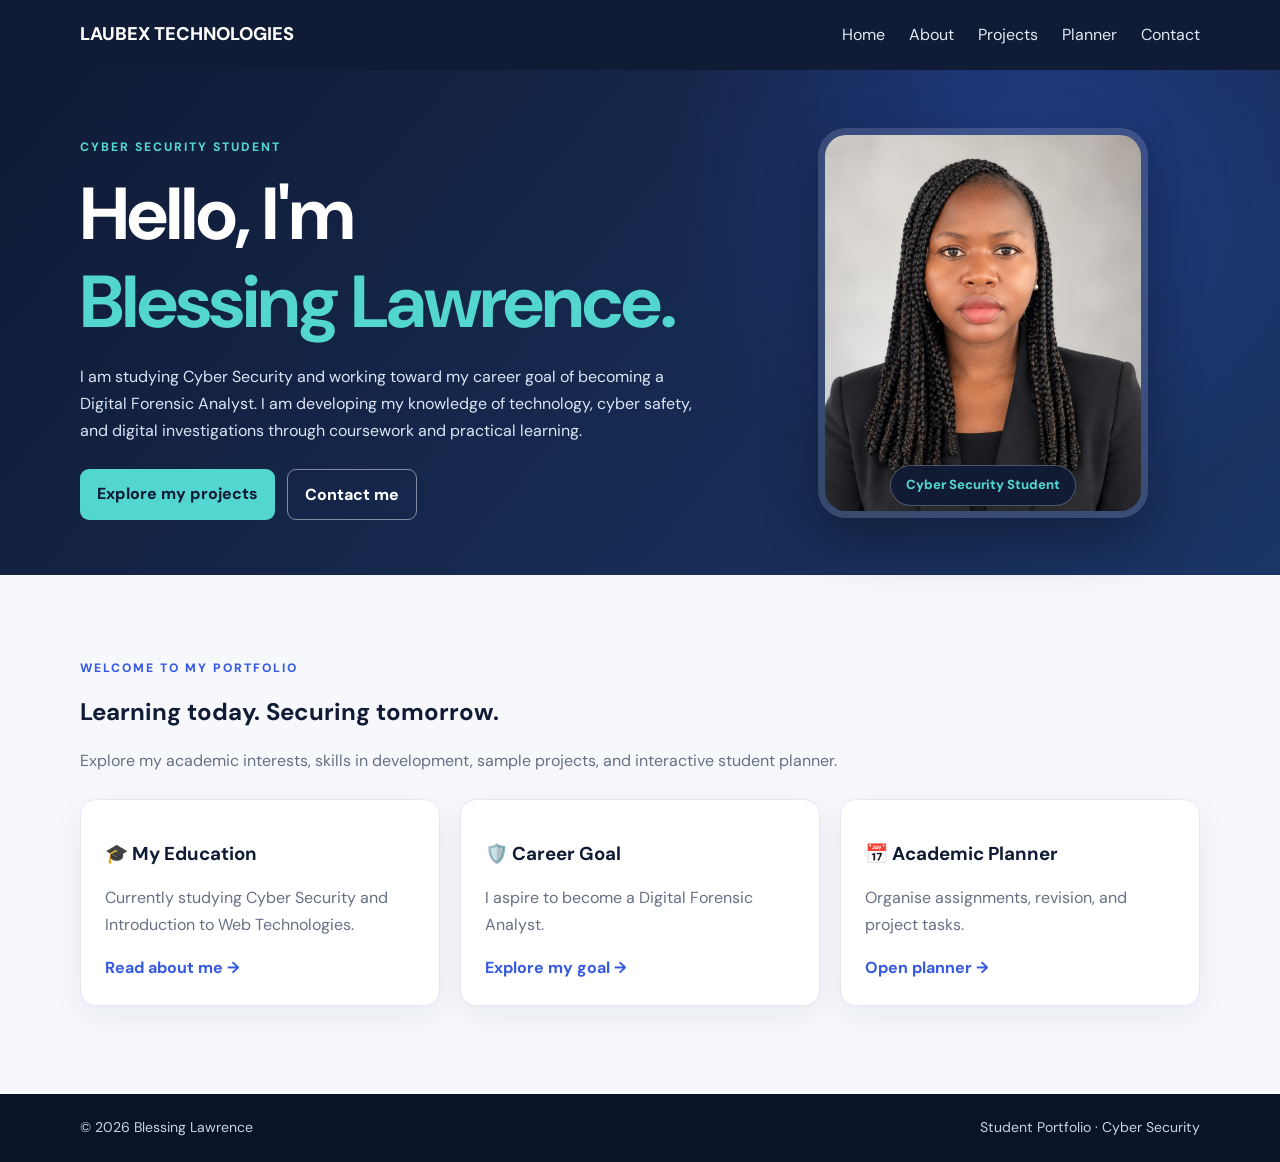
<file: index.html>
<!DOCTYPE html>
<html lang="en">

<head>
    <meta charset="UTF-8">
    <meta name="viewport" content="width=device-width, initial-scale=1.0">
    <meta name="description" content="Blessing Lawrence, Cyber Security student portfolio">
    <title>Home | Blessing Lawrence</title>
    <link rel="stylesheet" href="style.css">
      <script src="script.js" defer></script>
</head>

<body>
    <header class="site-header">
        <nav class="nav container"><a class="brand" href="index.html">LAUBEX TECHNOLOGIES<span></span></a><button
                class="menu-toggle" aria-expanded="false" aria-controls="nav-menu">☰ Menu</button>
            <ul class="nav-menu" id="nav-menu">
                <li><a href="index.html">Home</a></li>
                <li><a href="about.html">About</a></li>
                <li><a href="projects.html">Projects</a></li>
                <li><a href="planner.html">Planner</a></li>
                <li><a href="contact.html">Contact</a></li>
            </ul>
        </nav>
    </header>
    <main>
        <section class="hero">
            <div class="container hero-grid">
                <div>
                    <p class="eyebrow">CYBER SECURITY STUDENT</p>
                    <h1>Hello, I'm<br><span>Blessing Lawrence.</span></h1>
                    <p class="hero-copy">I am studying Cyber Security and working toward my career goal of becoming a
                        Digital Forensic Analyst. I am developing my knowledge of technology, cyber safety, and digital
                        investigations through coursework and practical learning.</p>
                    <div class="actions"><a class="btn btn-primary" href="projects.html">Explore my projects</a><a
                            class="btn btn-outline" href="contact.html">Contact me</a></div>
                </div>
                <div class="profile-photo-wrap"><img class="profile-photo" src="image.jpeg"
                        alt="Portrait of Blessing Lawrence"><span class="photo-caption">Cyber Security Student</span>
                </div>
            </div>
            </div>
        </section>
        <section class="section">
            <div class="container">
                <p class="eyebrow">WELCOME TO MY PORTFOLIO</p>
                <h2>Learning today. Securing tomorrow.</h2>
                <p class="muted">Explore my academic interests, skills in development, sample projects, and interactive
                    student planner.</p>
                <div class="cards">
                    <article class="card">
                        <h3>🎓 My Education</h3>
                        <p>Currently studying Cyber Security and Introduction to Web Technologies.</p><a
                            href="about.html">Read about me →</a>
                    </article>
                    <article class="card">
                        <h3>🛡️ Career Goal</h3>
                        <p>I aspire to become a Digital Forensic Analyst.</p><a href="about.html#career">Explore my goal
                            →</a>
                    </article>
                    <article class="card">
                        <h3>📅 Academic Planner</h3>
                        <p>Organise assignments, revision, and project tasks.</p><a href="planner.html">Open planner
                            →</a>
                    </article>
                </div>
            </div>
        </section>
    </main>
    <footer class="footer">
        <div class="container footer-inner"><span>© <span data-year></span> Blessing Lawrence</span><span>Student
                Portfolio · Cyber Security</span></div>
    </footer>
</body>

</html>
</file>
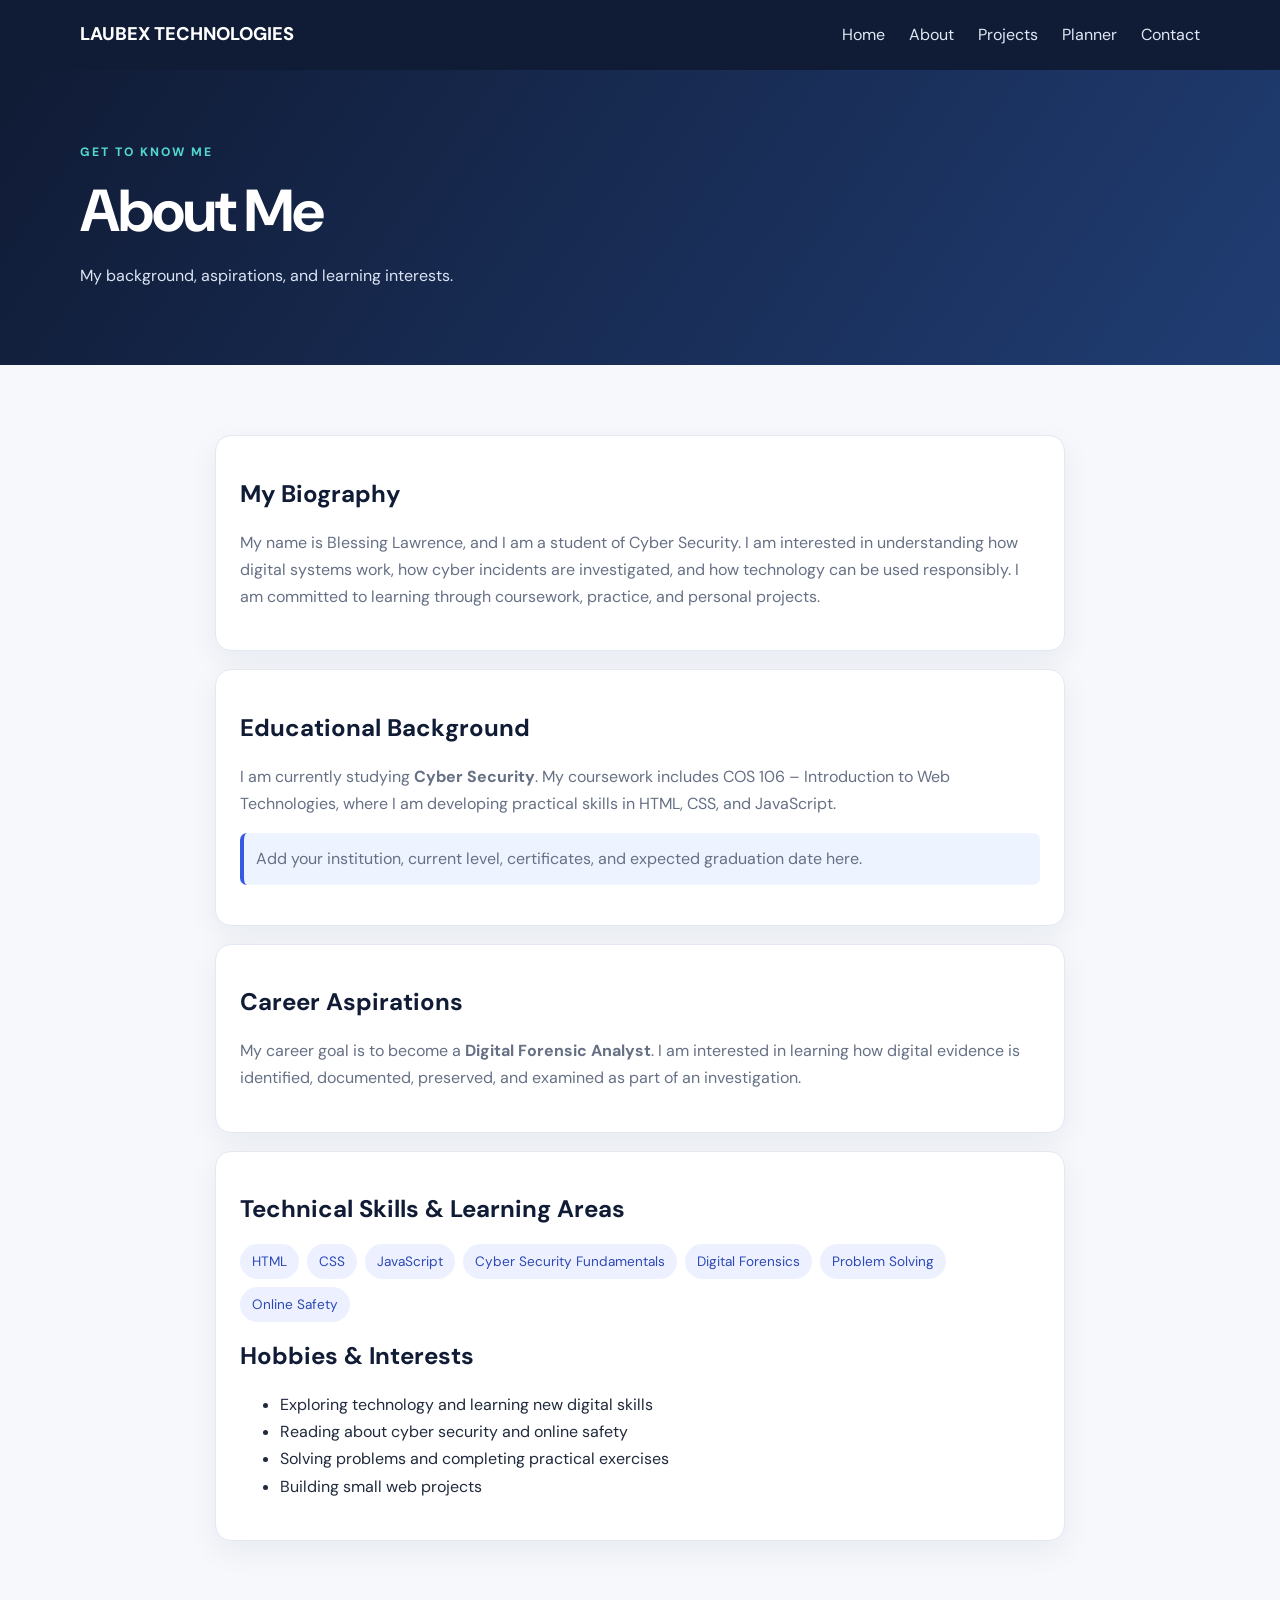
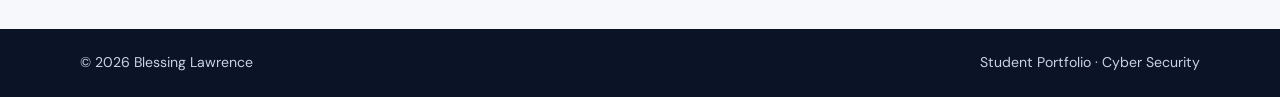
<file: about.html>
<!DOCTYPE html>
<html lang="en">

<head>
    <meta charset="UTF-8">
    <meta name="viewport" content="width=device-width, initial-scale=1.0">
    <meta name="description" content="Blessing Lawrence, Cyber Security student portfolio">
    <title>About | Blessing Lawrence</title>
    <link rel="stylesheet" href="style.css">
      <script src="script.js" defer></script>
</head>

<body>
    <header class="site-header">
        <nav class="nav container"><a class="brand" href="index.html">LAUBEX TECHNOLOGIES<span></span></a><button
                class="menu-toggle" aria-expanded="false" aria-controls="nav-menu">☰ Menu</button>
            <ul class="nav-menu" id="nav-menu">
                <li><a href="index.html">Home</a></li>
                <li><a href="about.html">About</a></li>
                <li><a href="projects.html">Projects</a></li>
                <li><a href="planner.html">Planner</a></li>
                <li><a href="contact.html">Contact</a></li>
            </ul>
        </nav>
    </header>
    <main>
        <section class="page-hero">
            <div class="container">
                <p class="eyebrow">GET TO KNOW ME</p>
                <h1>About Me</h1>
                <p>My background, aspirations, and learning interests.</p>
            </div>
        </section>
        <section class="section">
            <div class="container narrow">
                <article class="card">
                    <h2>My Biography</h2>
                    <p>My name is Blessing Lawrence, and I am a student of Cyber Security. I am interested in
                        understanding how digital systems work, how cyber incidents are investigated, and how technology
                        can be used responsibly. I am committed to learning through coursework, practice, and personal
                        projects.</p>
                </article>
                <article class="card">
                    <h2>Educational Background</h2>
                    <p>I am currently studying <strong>Cyber Security</strong>. My coursework includes COS 106 –
                        Introduction to Web Technologies, where I am developing practical skills in HTML, CSS, and
                        JavaScript.</p>
                    <p class="note">Add your institution, current level, certificates, and expected graduation date
                        here.</p>
                </article>
                <article class="card" id="career">
                    <h2>Career Aspirations</h2>
                    <p>My career goal is to become a <strong>Digital Forensic Analyst</strong>. I am interested in
                        learning how digital evidence is identified, documented, preserved, and examined as part of an
                        investigation.</p>
                </article>
                <article class="card">
                    <h2>Technical Skills & Learning Areas</h2>
                    <ul class="chips">
                        <li>HTML</li>
                        <li>CSS</li>
                        <li>JavaScript</li>
                        <li>Cyber Security Fundamentals</li>
                        <li>Digital Forensics</li>
                        <li>Problem Solving</li>
                        <li>Online Safety</li>
                    </ul>
                    <h2>Hobbies & Interests</h2>
                    <ul>
                        <li>Exploring technology and learning new digital skills</li>
                        <li>Reading about cyber security and online safety</li>
                        <li>Solving problems and completing practical exercises</li>
                        <li>Building small web projects</li>
                    </ul>
                </article>
            </div>
        </section>
    </main>
    <footer class="footer">
        <div class="container footer-inner"><span>© <span data-year></span> Blessing Lawrence</span><span>Student
                Portfolio · Cyber Security</span></div>
    </footer>
</body>

</html>
</file>
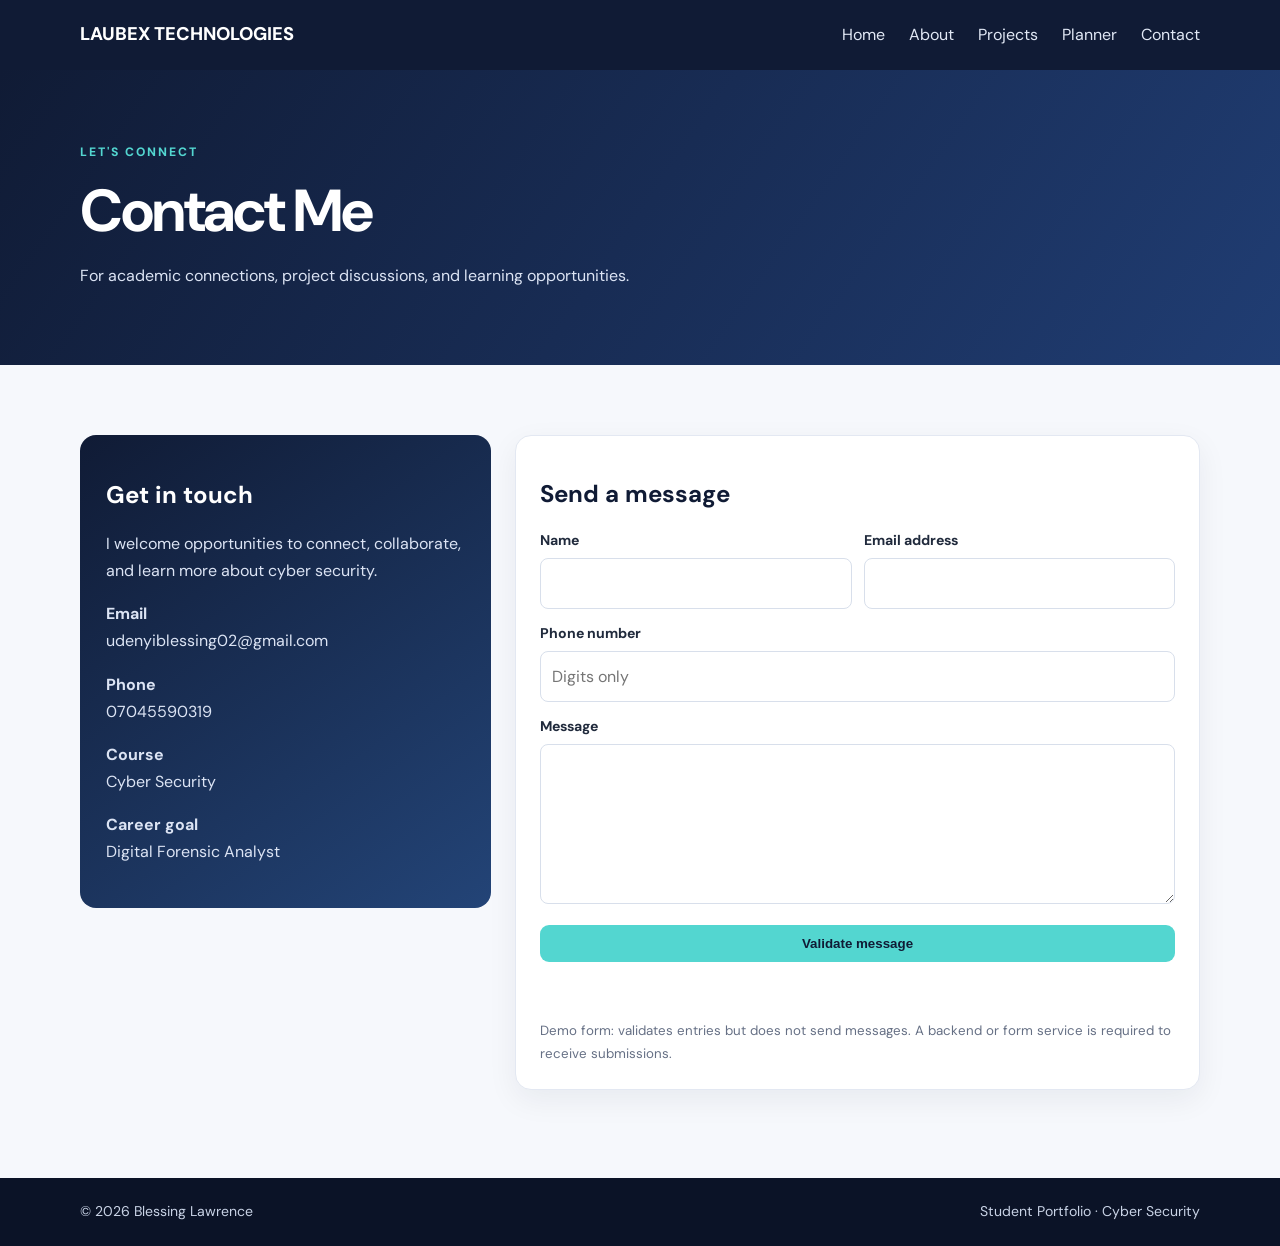
<file: contact.html>
<!DOCTYPE html>
<html lang="en">

<head>
    <meta charset="UTF-8">
    <meta name="viewport" content="width=device-width, initial-scale=1.0">
    <meta name="description" content="Blessing Lawrence, Cyber Security student portfolio">
    <title>Contact | Blessing Lawrence</title>
    <link rel="stylesheet" href="style.css">
      <script src="script.js" defer></script>
</head>

<body>
    <header class="site-header">
        <nav class="nav container"><a class="brand" href="index.html">LAUBEX TECHNOLOGIES<span></span></a><button
                class="menu-toggle" aria-expanded="false" aria-controls="nav-menu">☰ Menu</button>
            <ul class="nav-menu" id="nav-menu">
                <li><a href="index.html">Home</a></li>
                <li><a href="about.html">About</a></li>
                <li><a href="projects.html">Projects</a></li>
                <li><a href="planner.html">Planner</a></li>
                <li><a href="contact.html">Contact</a></li>
            </ul>
        </nav>
    </header>
    <main>
        <section class="page-hero">
            <div class="container">
                <p class="eyebrow">LET'S CONNECT</p>
                <h1>Contact Me</h1>
                <p>For academic connections, project discussions, and learning opportunities.</p>
            </div>
        </section>
        <section class="section">
            <div class="container contact-layout">
                <aside class="contact-side">
                    <h2>Get in touch</h2>
                    <p>I welcome opportunities to connect, collaborate, and learn more about cyber security.</p>
                    <p><strong>Email</strong><br><a
                            href="mailto:udenyiblessing02@gmail.com">udenyiblessing02@gmail.com</a></p>
                    <p><strong>Phone</strong><br><a href="tel:07045590319">07045590319</a></p>
                    <p><strong>Course</strong><br>Cyber Security</p>
                    <p><strong>Career goal</strong><br>Digital Forensic Analyst</p>
                </aside>
                <article class="card">
                    <h2>Send a message</h2>
                    <form id="contact-form" class="contact-form" novalidate>
                        <div class="form-two">
                            <div><label for="full-name">Name</label><input class="field" id="full-name" required></div>
                            <div><label for="email">Email address</label><input class="field" id="email" type="email"
                                    required></div>
                        </div>
                        <div><label for="phone">Phone number</label><input class="field" id="phone" inputmode="numeric"
                                placeholder="Digits only" required></div>
                        <div><label for="message">Message</label><textarea class="field" id="message" rows="5"
                                required></textarea></div><button class="btn btn-primary">Validate message</button>
                        <p id="contact-feedback" aria-live="polite"></p><small class="muted">Demo form: validates
                            entries but does not send messages. A backend or form service is required to receive
                            submissions.</small>
                    </form>
                </article>
            </div>
        </section>
    </main>
    <footer class="footer">
        <div class="container footer-inner"><span>© <span data-year></span> Blessing Lawrence</span><span>Student
                Portfolio · Cyber Security</span></div>
    </footer>
</body>

</html>
</file>
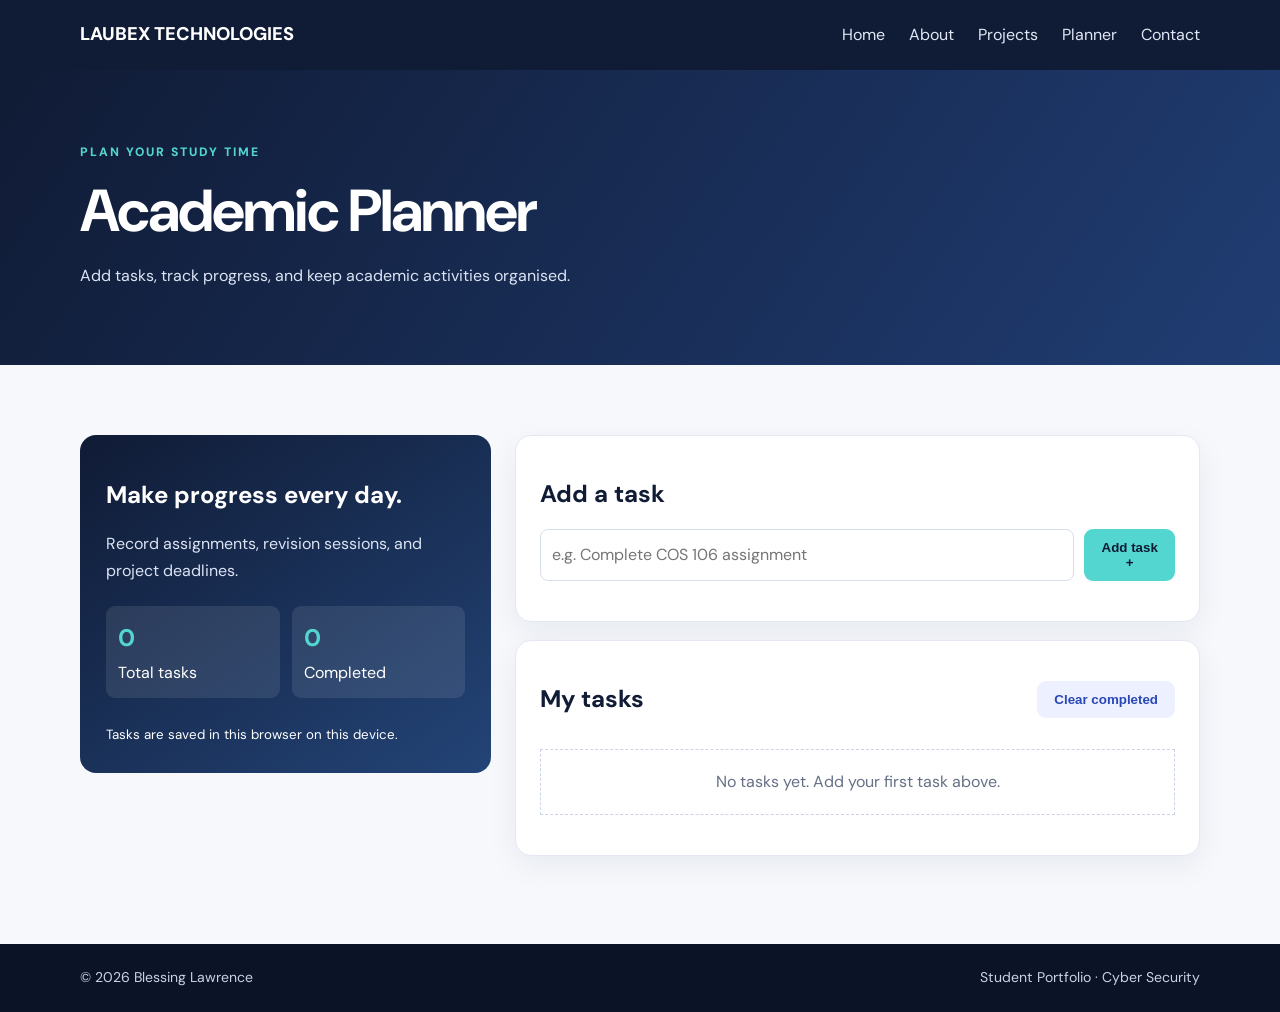
<file: planner.html>
<!DOCTYPE html>
<html lang="en">

<head>
    <meta charset="UTF-8">
    <meta name="viewport" content="width=device-width, initial-scale=1.0">
    <meta name="description" content="Blessing Lawrence, Cyber Security student portfolio">
    <title>Academic Planner | Blessing Lawrence</title>
    <link rel="stylesheet" href="style.css">
      <script src="script.js" defer></script>
</head>

<body>
    <header class="site-header">
        <nav class="nav container"><a class="brand" href="index.html">LAUBEX TECHNOLOGIES<span></span></a><button
                class="menu-toggle" aria-expanded="false" aria-controls="nav-menu">☰ Menu</button>
            <ul class="nav-menu" id="nav-menu">
                <li><a href="index.html">Home</a></li>
                <li><a href="about.html">About</a></li>
                <li><a href="projects.html">Projects</a></li>
                <li><a href="planner.html">Planner</a></li>
                <li><a href="contact.html">Contact</a></li>
            </ul>
        </nav>
    </header>
    <main>
        <section class="page-hero">
            <div class="container">
                <p class="eyebrow">PLAN YOUR STUDY TIME</p>
                <h1>Academic Planner</h1>
                <p>Add tasks, track progress, and keep academic activities organised.</p>
            </div>
        </section>
        <section class="section">
            <div class="container planner-layout">
                <aside class="planner-side">
                    <h2>Make progress every day.</h2>
                    <p>Record assignments, revision sessions, and project deadlines.</p>
                    <div class="stats">
                        <div><strong id="total-count">0</strong>Total tasks</div>
                        <div><strong id="done-count">0</strong>Completed</div>
                    </div><small>Tasks are saved in this browser on this device.</small>
                </aside>
                <div>
                    <article class="card">
                        <h2>Add a task</h2>
                        <form id="task-form" class="task-form"><label class="sr-only" for="task-input">Task
                                description</label><input id="task-input" class="field" maxlength="140"
                                placeholder="e.g. Complete COS 106 assignment" required><button
                                class="btn btn-primary">Add task +</button></form>
                        <p id="planner-feedback" aria-live="polite"></p>
                    </article>
                    <article class="card">
                        <div class="list-heading">
                            <h2>My tasks</h2><button id="clear-completed" class="btn btn-light" type="button">Clear
                                completed</button>
                        </div>
                        <ul id="task-list" class="task-list"></ul>
                    </article>
                </div>
            </div>
        </section>
    </main>
    <footer class="footer">
        <div class="container footer-inner"><span>© <span data-year></span> Blessing Lawrence</span><span>Student
                Portfolio · Cyber Security</span></div>
    </footer>
</body>

</html>
</file>
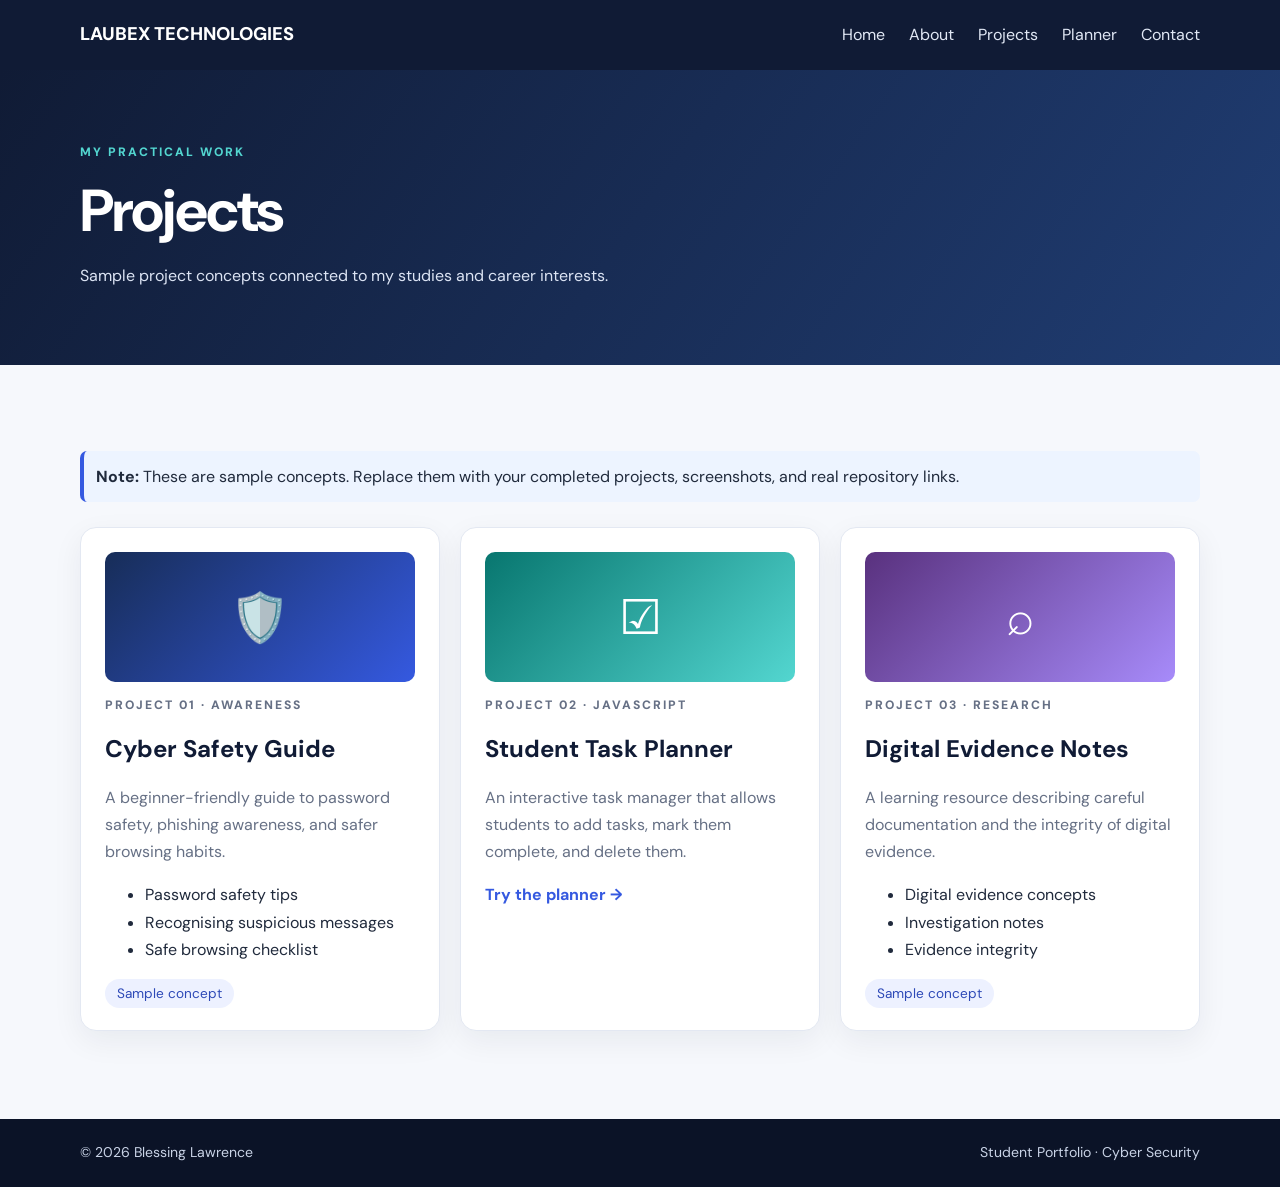
<file: projects.html>
<!DOCTYPE html>
<html lang="en">

<head>
    <meta charset="UTF-8">
    <meta name="viewport" content="width=device-width, initial-scale=1.0">
    <meta name="description" content="Blessing Lawrence, Cyber Security student portfolio">
    <title>Projects | Blessing Lawrence</title>
    <link rel="stylesheet" href="style.css">
      <script src="script.js" defer></script>
</head>

<body>
    <header class="site-header">
        <nav class="nav container"><a class="brand" href="index.html">LAUBEX TECHNOLOGIES<span></span></a><button
                class="menu-toggle" aria-expanded="false" aria-controls="nav-menu">☰ Menu</button>
            <ul class="nav-menu" id="nav-menu">
                <li><a href="index.html">Home</a></li>
                <li><a href="about.html">About</a></li>
                <li><a href="projects.html">Projects</a></li>
                <li><a href="planner.html">Planner</a></li>
                <li><a href="contact.html">Contact</a></li>
            </ul>
        </nav>
    </header>
    <main>
        <section class="page-hero">
            <div class="container">
                <p class="eyebrow">MY PRACTICAL WORK</p>
                <h1>Projects</h1>
                <p>Sample project concepts connected to my studies and career interests.</p>
            </div>
        </section>
        <section class="section">
            <div class="container">
                <p class="note"><strong>Note:</strong> These are sample concepts. Replace them with your completed
                    projects, screenshots, and real repository links.</p>
                <div class="cards project-cards">
                    <article class="card">
                        <div class="project-art">🛡️</div>
                        <p class="eyebrow">PROJECT 01 · AWARENESS</p>
                        <h2>Cyber Safety Guide</h2>
                        <p>A beginner-friendly guide to password safety, phishing awareness, and safer browsing habits.
                        </p>
                        <ul>
                            <li>Password safety tips</li>
                            <li>Recognising suspicious messages</li>
                            <li>Safe browsing checklist</li>
                        </ul><span class="tag">Sample concept</span>
                    </article>
                    <article class="card">
                        <div class="project-art teal">☑</div>
                        <p class="eyebrow">PROJECT 02 · JAVASCRIPT</p>
                        <h2>Student Task Planner</h2>
                        <p>An interactive task manager that allows students to add tasks, mark them complete, and delete
                            them.</p><a href="planner.html">Try the planner →</a>
                    </article>
                    <article class="card">
                        <div class="project-art purple">⌕</div>
                        <p class="eyebrow">PROJECT 03 · RESEARCH</p>
                        <h2>Digital Evidence Notes</h2>
                        <p>A learning resource describing careful documentation and the integrity of digital evidence.
                        </p>
                        <ul>
                            <li>Digital evidence concepts</li>
                            <li>Investigation notes</li>
                            <li>Evidence integrity</li>
                        </ul><span class="tag">Sample concept</span>
                    </article>
                </div>
            </div>
        </section>
    </main>
    <footer class="footer">
        <div class="container footer-inner"><span>© <span data-year></span> Blessing Lawrence</span><span>Student
                Portfolio · Cyber Security</span></div>
    </footer>
</body>

</html>
</file>
<file: style.css>
@import url('https://fonts.googleapis.com/css2?family=DM+Sans:wght@400;500;600;700;800&display=swap');
:root{--navy:#101b35;--blue:#3559e0;--cyan:#53d6d0;--ink:#202a3c;--muted:#667085;--paper:#f6f8fc;--line:#e3e8f2}
*{box-sizing:border-box}body{margin:0;background:var(--paper);color:var(--ink);font:16px/1.7 'DM Sans',Arial,sans-serif}a{color:inherit;text-decoration:none}.container{width:min(1120px,90%);margin:auto}.site-header{position:sticky;top:0;z-index:5;background:#101b35;color:white}.nav{min-height:70px;display:flex;align-items:center;justify-content:space-between;gap:20px}.brand{font-weight:800;font-size:1.15rem}.brand span{color:var(--cyan)}.nav-menu{display:flex;gap:24px;list-style:none;padding:0;margin:0}.nav-menu a{color:#e1e8f5}.nav-menu a:hover{color:var(--cyan)}.menu-toggle{display:none}.hero{background:radial-gradient(circle at 80% 20%,#3559e055,transparent 32%),linear-gradient(130deg,#101b35,#1b3567);color:white}.hero-grid{min-height:490px;display:grid;grid-template-columns:1.2fr .8fr;align-items:center;gap:35px;padding:55px 0}.eyebrow{color:var(--blue);font-size:.76rem;letter-spacing:2px;font-weight:800}.hero .eyebrow,.page-hero .eyebrow{color:var(--cyan)}h1,h2,h3{color:var(--navy);line-height:1.2}h1{font-size:clamp(2.7rem,6vw,4.6rem);letter-spacing:-2px;margin:10px 0}h1 span{color:var(--cyan)}.hero h1{color:white}.hero-copy{color:#dce5f5;max-width:620px}.actions{display:flex;gap:12px;flex-wrap:wrap;margin-top:25px}.btn{border:0;border-radius:9px;padding:11px 17px;font-weight:800;cursor:pointer;display:inline-block}.btn-primary{background:var(--cyan);color:var(--navy)}.btn-outline{border:1px solid #ffffff77;color:white}.profile-art{height:290px;display:grid;place-items:center;position:relative}.orbit{position:absolute;width:250px;height:250px;border:1px solid #53d6d077;border-radius:50%}.orbit:before{content:"";position:absolute;inset:22px;border:1px solid #53d6d055;border-radius:50%}.initials{z-index:1;width:170px;height:170px;border-radius:50%;display:grid;place-items:center;background:linear-gradient(135deg,var(--cyan),var(--blue));font-size:3.5rem;font-weight:800}.float-tag{position:absolute;background:#ffffff20;border:1px solid #ffffff55;padding:8px 12px;border-radius:9px}.tag-a{top:15px;right:0}.tag-b{bottom:15px;left:0}.section{padding:70px 0}.cards{display:grid;grid-template-columns:repeat(3,1fr);gap:20px;margin-top:25px}.card{background:white;border:1px solid var(--line);border-radius:16px;padding:24px;box-shadow:0 10px 30px #101b3510;margin-bottom:18px}.card p,.muted{color:var(--muted)}.card a{color:var(--blue);font-weight:700}.page-hero{background:linear-gradient(125deg,#101b35,#203d73);color:white;padding:60px 0}.page-hero h1{font-size:clamp(2.5rem,5vw,3.7rem);color:white}.page-hero p:last-child{color:#dce4f4}.narrow{max-width:850px}.chips{display:flex;gap:8px;flex-wrap:wrap;list-style:none;padding:0}.chips li,.tag{background:#edf1ff;color:#2d49b7;border-radius:99px;padding:6px 12px;font-size:.85rem}.note{background:#edf4ff;border-left:4px solid var(--blue);padding:12px;border-radius:7px}.project-art{height:130px;display:grid;place-items:center;background:linear-gradient(135deg,#172d58,#3559e0);color:white;font-size:3rem;border-radius:10px}.project-art.teal{background:linear-gradient(135deg,#08766f,#53d6d0)}.project-art.purple{background:linear-gradient(135deg,#59317e,#a78bfa)}.planner-layout,.contact-layout{display:grid;grid-template-columns:.75fr 1.25fr;gap:24px;align-items:start}.planner-side,.contact-side{background:linear-gradient(145deg,#101b35,#234477);color:white;padding:26px;border-radius:16px}.planner-side h2,.contact-side h2{color:white}.planner-side p,.contact-side p{color:#dce4f4}.stats{display:flex;gap:12px;margin:22px 0}.stats div{background:#ffffff18;padding:12px;border-radius:9px;flex:1}.stats strong{display:block;color:var(--cyan);font-size:1.5rem}.field{width:100%;padding:11px;border:1px solid #d8dfeb;border-radius:8px;font:inherit}.field:focus{outline:2px solid #3559e044;border-color:var(--blue)}.task-form{display:flex;gap:10px}.task-list{list-style:none;padding:0;display:grid;gap:9px}.task-item{display:flex;align-items:center;gap:10px;border:1px solid var(--line);border-radius:9px;padding:10px}.task-item span{flex:1;overflow-wrap:anywhere}.task-item input{accent-color:var(--blue)}.task-item.completed span{text-decoration:line-through;color:#8992a4}.delete-task{border:0;border-radius:7px;padding:6px 9px;background:#fff0f0;color:#b42318;cursor:pointer}.empty-state{padding:18px;text-align:center;border:1px dashed #cbd4e5;color:var(--muted)}.list-heading{display:flex;justify-content:space-between;gap:10px;align-items:center}.btn-light{background:#edf1ff;color:#2947b7}.contact-form{display:grid;gap:13px}.form-two{display:grid;grid-template-columns:1fr 1fr;gap:12px}label{display:block;font-weight:700;font-size:.88rem;margin-bottom:5px}textarea.field{resize:vertical}.footer{background:#0b1327;color:#c9d3e6;padding:22px 0;font-size:.88rem}.footer-inner{display:flex;justify-content:space-between;gap:12px;flex-wrap:wrap}.sr-only{position:absolute;left:-9999px}
@media(max-width:800px){.cards{grid-template-columns:repeat(2,1fr)}.planner-layout,.contact-layout{grid-template-columns:1fr}}
@media(max-width:650px){.menu-toggle{display:block;background:transparent;color:white;border:1px solid #ffffff66;border-radius:8px;padding:8px}.nav{flex-wrap:wrap;padding:10px 0}.nav-menu{display:none;width:100%;flex-direction:column;gap:10px;padding:5px 0 12px}.nav-menu.open{display:flex}.hero-grid{grid-template-columns:1fr;text-align:center;padding:42px 0}.hero-copy{margin:auto}.actions{justify-content:center}.profile-art{grid-row:1;height:220px}.orbit{width:200px;height:200px}.initials{width:140px;height:140px}.section{padding:52px 0}.cards,.form-two{grid-template-columns:1fr}.task-form{flex-direction:column}.list-heading{align-items:flex-start;flex-direction:column}}

/* Uploaded personal display photo */
.profile-photo-wrap{position:relative;display:flex;align-items:center;justify-content:center;min-height:320px}
.profile-photo{display:block;width:min(100%,330px);height:390px;object-fit:cover;object-position:center 24%;border:7px solid #ffffff22;border-radius:28px;box-shadow:0 22px 55px #0005}
.photo-caption{position:absolute;bottom:12px;left:50%;transform:translateX(-50%);white-space:nowrap;background:#101b35ef;color:#53d6d0;border:1px solid #ffffff40;border-radius:999px;padding:8px 15px;font-size:.82rem;font-weight:800}
@media(max-width:650px){.profile-photo-wrap{grid-row:1;min-height:260px}.profile-photo{width:220px;height:260px;border-radius:22px}}
</file>
